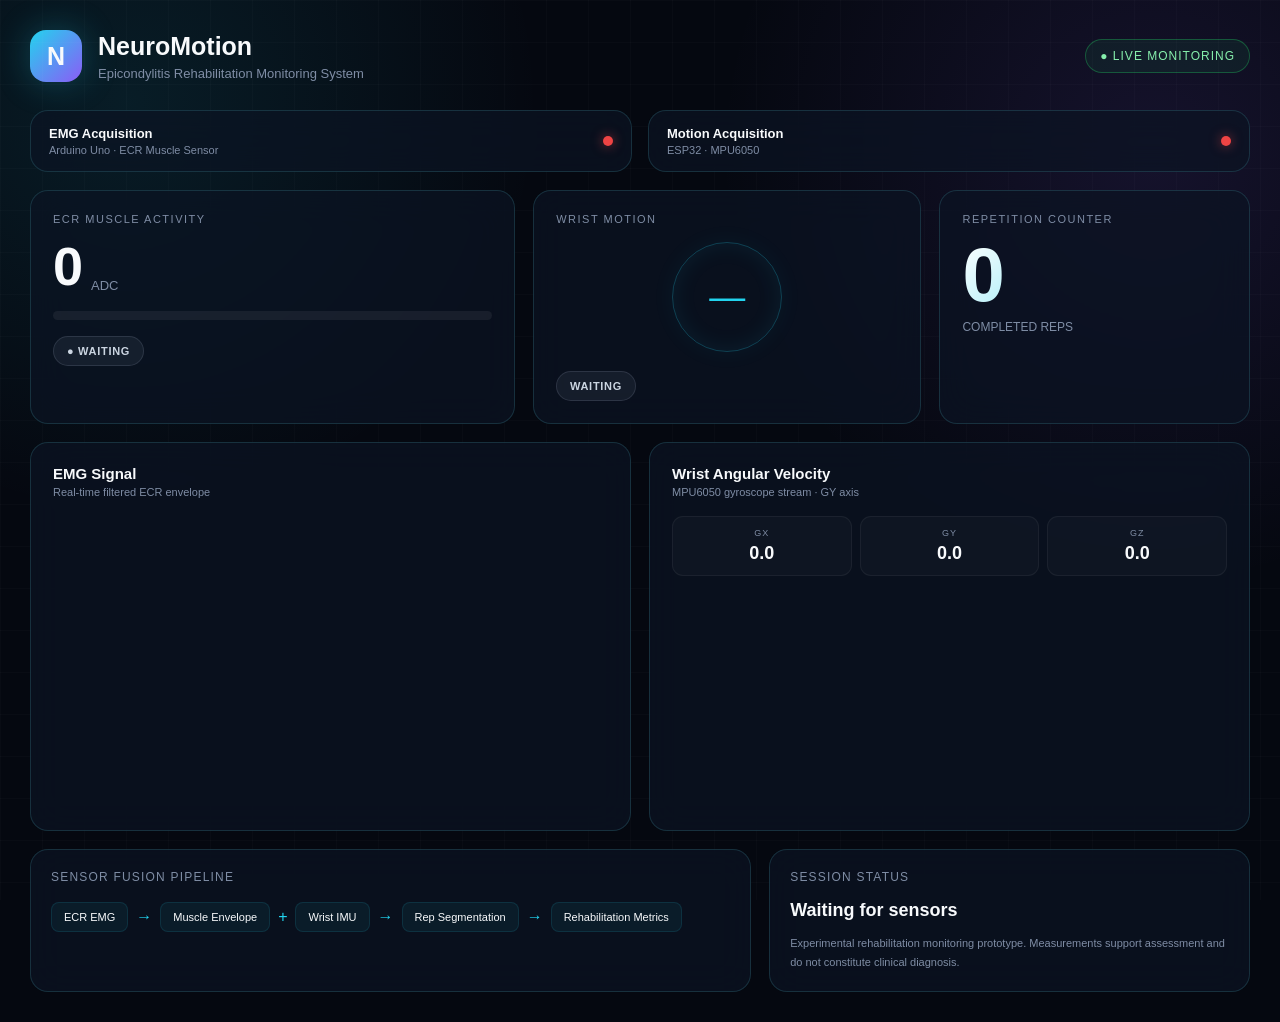
<file: epicondylitis/index.html>
<!DOCTYPE html>
<html lang="en">
<head>
<meta charset="UTF-8">
<meta name="viewport" content="width=device-width, initial-scale=1.0">
<title>NeuroMotion | Epicondylitis Monitor</title>

<style>
*{box-sizing:border-box;margin:0;padding:0}
:root{
--bg:#050810;--panel:rgba(12,20,35,.72);--border:rgba(103,232,249,.15);
--cyan:#22d3ee;--purple:#8b5cf6;--green:#22c55e;--red:#ef4444;
--text:#f8fafc;--muted:#7f8da5
}
body{
min-height:100vh;
background:
radial-gradient(circle at 10% 10%,rgba(34,211,238,.10),transparent 28%),
radial-gradient(circle at 90% 15%,rgba(139,92,246,.12),transparent 30%),
#050810;
color:var(--text);font-family:Inter,"Segoe UI",Arial,sans-serif
}
body:before{
content:"";position:fixed;inset:0;
background-image:
linear-gradient(rgba(255,255,255,.018) 1px,transparent 1px),
linear-gradient(90deg,rgba(255,255,255,.018) 1px,transparent 1px);
background-size:42px 42px;pointer-events:none
}
.app{max-width:1500px;margin:auto;padding:30px}
.header{display:flex;justify-content:space-between;align-items:center;margin-bottom:28px}
.brand{display:flex;align-items:center;gap:16px}
.logo{
width:52px;height:52px;border-radius:16px;
background:linear-gradient(135deg,var(--cyan),var(--purple));
display:flex;align-items:center;justify-content:center;font-size:25px;font-weight:800;
box-shadow:0 0 35px rgba(34,211,238,.25)
}
.brand h1{font-size:25px}.brand p{color:var(--muted);font-size:13px;margin-top:5px}
.liveBadge{
padding:9px 14px;border:1px solid rgba(34,197,94,.35);border-radius:999px;
background:rgba(34,197,94,.08);font-size:12px;letter-spacing:1px;color:#86efac
}
.deviceRow{display:grid;grid-template-columns:1fr 1fr;gap:16px;margin-bottom:18px}
.device,.card,.infoPanel{
background:var(--panel);backdrop-filter:blur(18px);
border:1px solid var(--border);border-radius:18px
}
.device{padding:15px 18px;display:flex;justify-content:space-between;align-items:center}
.deviceName{font-size:13px;font-weight:600}.deviceSub{font-size:11px;color:var(--muted);margin-top:3px}
.statusDot{width:10px;height:10px;border-radius:50%}
.connected{background:var(--green);box-shadow:0 0 14px rgba(34,197,94,.8)}
.disconnected{background:var(--red);box-shadow:0 0 12px rgba(239,68,68,.6)}
.topGrid{display:grid;grid-template-columns:1.25fr 1fr .8fr;gap:18px;margin-bottom:18px}
.card{padding:22px}
.cardTitle{font-size:11px;letter-spacing:1.5px;color:var(--muted);text-transform:uppercase;margin-bottom:14px}
.metric{font-size:54px;font-weight:700;line-height:1}
.metricUnit{color:var(--muted);font-size:13px;margin-left:8px}
.metricRow{display:flex;align-items:end}
.statusPill{
margin-top:16px;display:inline-flex;padding:8px 13px;border-radius:999px;
font-size:11px;font-weight:600;letter-spacing:.7px
}
.statusActive{background:rgba(34,197,94,.12);color:#86efac;border:1px solid rgba(34,197,94,.25)}
.statusRest{background:rgba(148,163,184,.09);color:#cbd5e1;border:1px solid rgba(148,163,184,.18)}
.statusMotion{background:rgba(34,211,238,.11);color:#67e8f9;border:1px solid rgba(34,211,238,.25)}
.emgTrack{margin-top:18px;height:9px;border-radius:10px;background:rgba(255,255,255,.06);overflow:hidden}
.emgFill{
height:100%;width:0;background:linear-gradient(90deg,#22d3ee,#3b82f6,#8b5cf6);
transition:width .18s ease
}
.wristVisual{height:116px;display:flex;justify-content:center;align-items:center}
.wristRing{
width:110px;height:110px;border-radius:50%;border:1px solid rgba(34,211,238,.25);
display:flex;align-items:center;justify-content:center;
box-shadow:inset 0 0 25px rgba(34,211,238,.08),0 0 25px rgba(34,211,238,.05)
}
.arrow{font-size:36px;color:var(--cyan)}
.repNumber{
font-size:76px;font-weight:700;line-height:.95;
background:linear-gradient(135deg,white,var(--cyan));
-webkit-background-clip:text;-webkit-text-fill-color:transparent
}
.repText{color:var(--muted);font-size:12px;margin-top:9px}
.signalGrid{display:grid;grid-template-columns:1fr 1fr;gap:18px}
.graphCard{min-height:330px}
.graphTitle{font-size:15px;font-weight:600}
.graphSub{font-size:11px;color:var(--muted);margin-top:4px}
.gyroRow{display:grid;grid-template-columns:repeat(3,1fr);gap:8px;margin-top:18px}
.gyroBox{
padding:11px;border-radius:11px;background:rgba(255,255,255,.025);
border:1px solid rgba(255,255,255,.05);text-align:center
}
.gyroLabel{font-size:9px;color:var(--muted);letter-spacing:1px}
.gyroValue{margin-top:5px;font-size:18px;font-weight:600}
canvas{width:100%;height:210px;margin-top:18px}
.bottomPanel{margin-top:18px;display:grid;grid-template-columns:1.5fr 1fr;gap:18px}
.infoPanel{padding:20px}
.infoTitle{font-size:12px;color:var(--muted);text-transform:uppercase;letter-spacing:1.2px}
.pipeline{display:flex;gap:8px;margin-top:18px;flex-wrap:wrap;align-items:center}
.pipe{
font-size:11px;padding:8px 12px;border-radius:8px;
background:rgba(34,211,238,.06);border:1px solid rgba(34,211,238,.12)
}
.pipeArrow{color:var(--cyan)}
.disclaimer{color:var(--muted);font-size:11px;line-height:1.7;margin-top:13px}
@media(max-width:900px){
.topGrid,.signalGrid,.bottomPanel,.deviceRow{grid-template-columns:1fr}
}
</style>
</head>

<body>
<div class="app">

<header class="header">
<div class="brand">
<div class="logo">N</div>
<div>
<h1>NeuroMotion</h1>
<p>Epicondylitis Rehabilitation Monitoring System</p>
</div>
</div>
<div class="liveBadge">● LIVE MONITORING</div>
</header>

<section class="deviceRow">
<div class="device">
<div>
<div class="deviceName">EMG Acquisition</div>
<div class="deviceSub">Arduino Uno · ECR Muscle Sensor</div>
</div>
<div id="arduinoDot" class="statusDot disconnected"></div>
</div>

<div class="device">
<div>
<div class="deviceName">Motion Acquisition</div>
<div class="deviceSub">ESP32 · MPU6050</div>
</div>
<div id="espDot" class="statusDot disconnected"></div>
</div>
</section>

<section class="topGrid">

<div class="card">
<div class="cardTitle">ECR Muscle Activity</div>
<div class="metricRow">
<div id="emgValue" class="metric">0</div>
<div class="metricUnit">ADC</div>
</div>
<div class="emgTrack"><div id="emgFill" class="emgFill"></div></div>
<div id="muscleState" class="statusPill statusRest">● WAITING</div>
</div>

<div class="card">
<div class="cardTitle">Wrist Motion</div>
<div class="wristVisual">
<div class="wristRing">
<div id="motionArrow" class="arrow">—</div>
</div>
</div>
<div id="wristState" class="statusPill statusRest">WAITING</div>
</div>

<div class="card">
<div class="cardTitle">Repetition Counter</div>
<div id="repCount" class="repNumber">0</div>
<div class="repText">COMPLETED REPS</div>
</div>

</section>

<section class="signalGrid">

<div class="card graphCard">
<div class="graphTitle">EMG Signal</div>
<div class="graphSub">Real-time filtered ECR envelope</div>
<canvas id="emgCanvas" width="900" height="250"></canvas>
</div>

<div class="card graphCard">
<div class="graphTitle">Wrist Angular Velocity</div>
<div class="graphSub">MPU6050 gyroscope stream · GY axis</div>

<div class="gyroRow">
<div class="gyroBox"><div class="gyroLabel">GX</div><div id="gx" class="gyroValue">0.0</div></div>
<div class="gyroBox"><div class="gyroLabel">GY</div><div id="gy" class="gyroValue">0.0</div></div>
<div class="gyroBox"><div class="gyroLabel">GZ</div><div id="gz" class="gyroValue">0.0</div></div>
</div>

<canvas id="gyroCanvas" width="900" height="200"></canvas>
</div>

</section>

<section class="bottomPanel">
<div class="infoPanel">
<div class="infoTitle">Sensor Fusion Pipeline</div>
<div class="pipeline">
<div class="pipe">ECR EMG</div><div class="pipeArrow">→</div>
<div class="pipe">Muscle Envelope</div><div class="pipeArrow">+</div>
<div class="pipe">Wrist IMU</div><div class="pipeArrow">→</div>
<div class="pipe">Rep Segmentation</div><div class="pipeArrow">→</div>
<div class="pipe">Rehabilitation Metrics</div>
</div>
</div>

<div class="infoPanel">
<div class="infoTitle">Session Status</div>
<div id="sessionText" style="margin-top:16px;font-size:18px;font-weight:600">
Waiting for sensors
</div>
<div class="disclaimer">
Experimental rehabilitation monitoring prototype. Measurements support assessment and do not constitute clinical diagnosis.
</div>
</div>
</section>

</div>

<script>
const MAX_POINTS=120;
let emgHistory=[];
let gyroHistory=[];

function drawGraph(canvas,values,color){
const ctx=canvas.getContext("2d");
const w=canvas.width;
const h=canvas.height;

ctx.clearRect(0,0,w,h);
ctx.strokeStyle="rgba(255,255,255,.045)";
ctx.lineWidth=1;

for(let i=1;i<5;i++){
let y=(h/5)*i;
ctx.beginPath();
ctx.moveTo(0,y);
ctx.lineTo(w,y);
ctx.stroke();
}

if(values.length<2)return;

let min=Math.min(...values);
let max=Math.max(...values);

if(max===min)max=min+1;

ctx.beginPath();

values.forEach((v,i)=>{
const x=i/(MAX_POINTS-1)*w;
const y=h-((v-min)/(max-min))*(h-30)-15;
if(i===0)ctx.moveTo(x,y);
else ctx.lineTo(x,y);
});

ctx.strokeStyle=color;
ctx.lineWidth=2.5;
ctx.shadowColor=color;
ctx.shadowBlur=10;
ctx.stroke();
ctx.shadowBlur=0;
}

async function updateData(){
try{
const r=await fetch("/data");
const d=await r.json();

document.getElementById("emgValue").innerText=d.emg_filtered;

document.getElementById("emgFill").style.width=
Math.min(d.emg_filtered/4,100)+"%";

const ms=document.getElementById("muscleState");

if(d.muscle_state==="ACTIVE"){
ms.innerText="● MUSCLE ACTIVE";
ms.className="statusPill statusActive";
}else{
ms.innerText="● RELAXED";
ms.className="statusPill statusRest";
}

document.getElementById("gx").innerText=d.gx.toFixed(1);
document.getElementById("gy").innerText=d.gy.toFixed(1);
document.getElementById("gz").innerText=d.gz.toFixed(1);
document.getElementById("repCount").innerText=d.reps;

const wrist=document.getElementById("wristState");
const arrow=document.getElementById("motionArrow");

if(d.wrist_state==="WRIST UP"){
wrist.innerText="WRIST EXTENSION";
wrist.className="statusPill statusMotion";
arrow.innerText="↑";
}else if(d.wrist_state==="WRIST DOWN"){
wrist.innerText="RETURN PHASE";
wrist.className="statusPill statusMotion";
arrow.innerText="↓";
}else{
wrist.innerText="REST";
wrist.className="statusPill statusRest";
arrow.innerText="—";
}

document.getElementById("arduinoDot").className=
"statusDot "+(d.arduino_connected?"connected":"disconnected");

document.getElementById("espDot").className=
"statusDot "+(d.esp32_connected?"connected":"disconnected");

const session=document.getElementById("sessionText");

if(d.arduino_connected&&d.esp32_connected){
session.innerText="Sensors synchronized · Session active";
session.style.color="#67e8f9";
}else if(d.arduino_connected||d.esp32_connected){
session.innerText="Waiting for second sensor";
session.style.color="#facc15";
}else{
session.innerText="Waiting for sensors";
session.style.color="#94a3b8";
}

emgHistory.push(d.emg_filtered);
gyroHistory.push(d.gy);

if(emgHistory.length>MAX_POINTS)emgHistory.shift();
if(gyroHistory.length>MAX_POINTS)gyroHistory.shift();

drawGraph(document.getElementById("emgCanvas"),emgHistory,"#22d3ee");
drawGraph(document.getElementById("gyroCanvas"),gyroHistory,"#8b5cf6");

}catch(e){
console.log(e);
}
}

setInterval(updateData,80);
</script>

</body>
</html>
</file>
